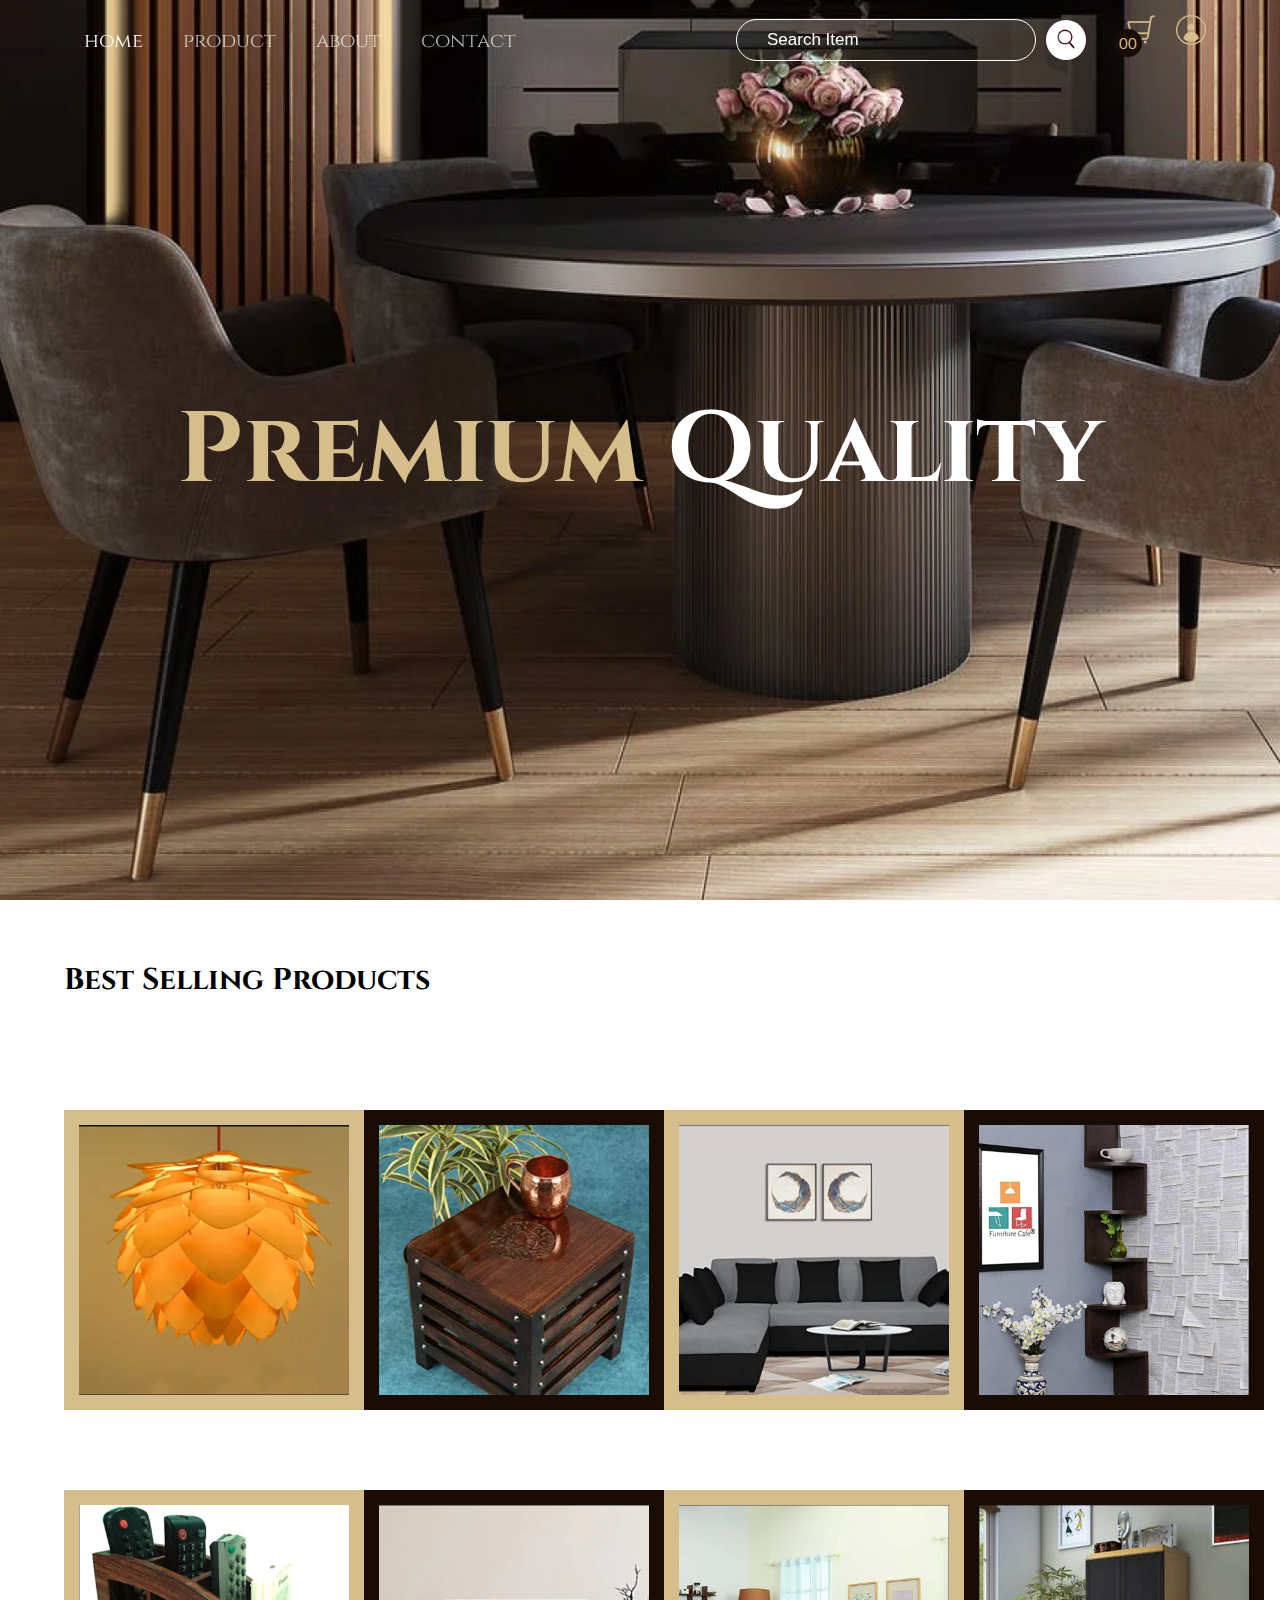
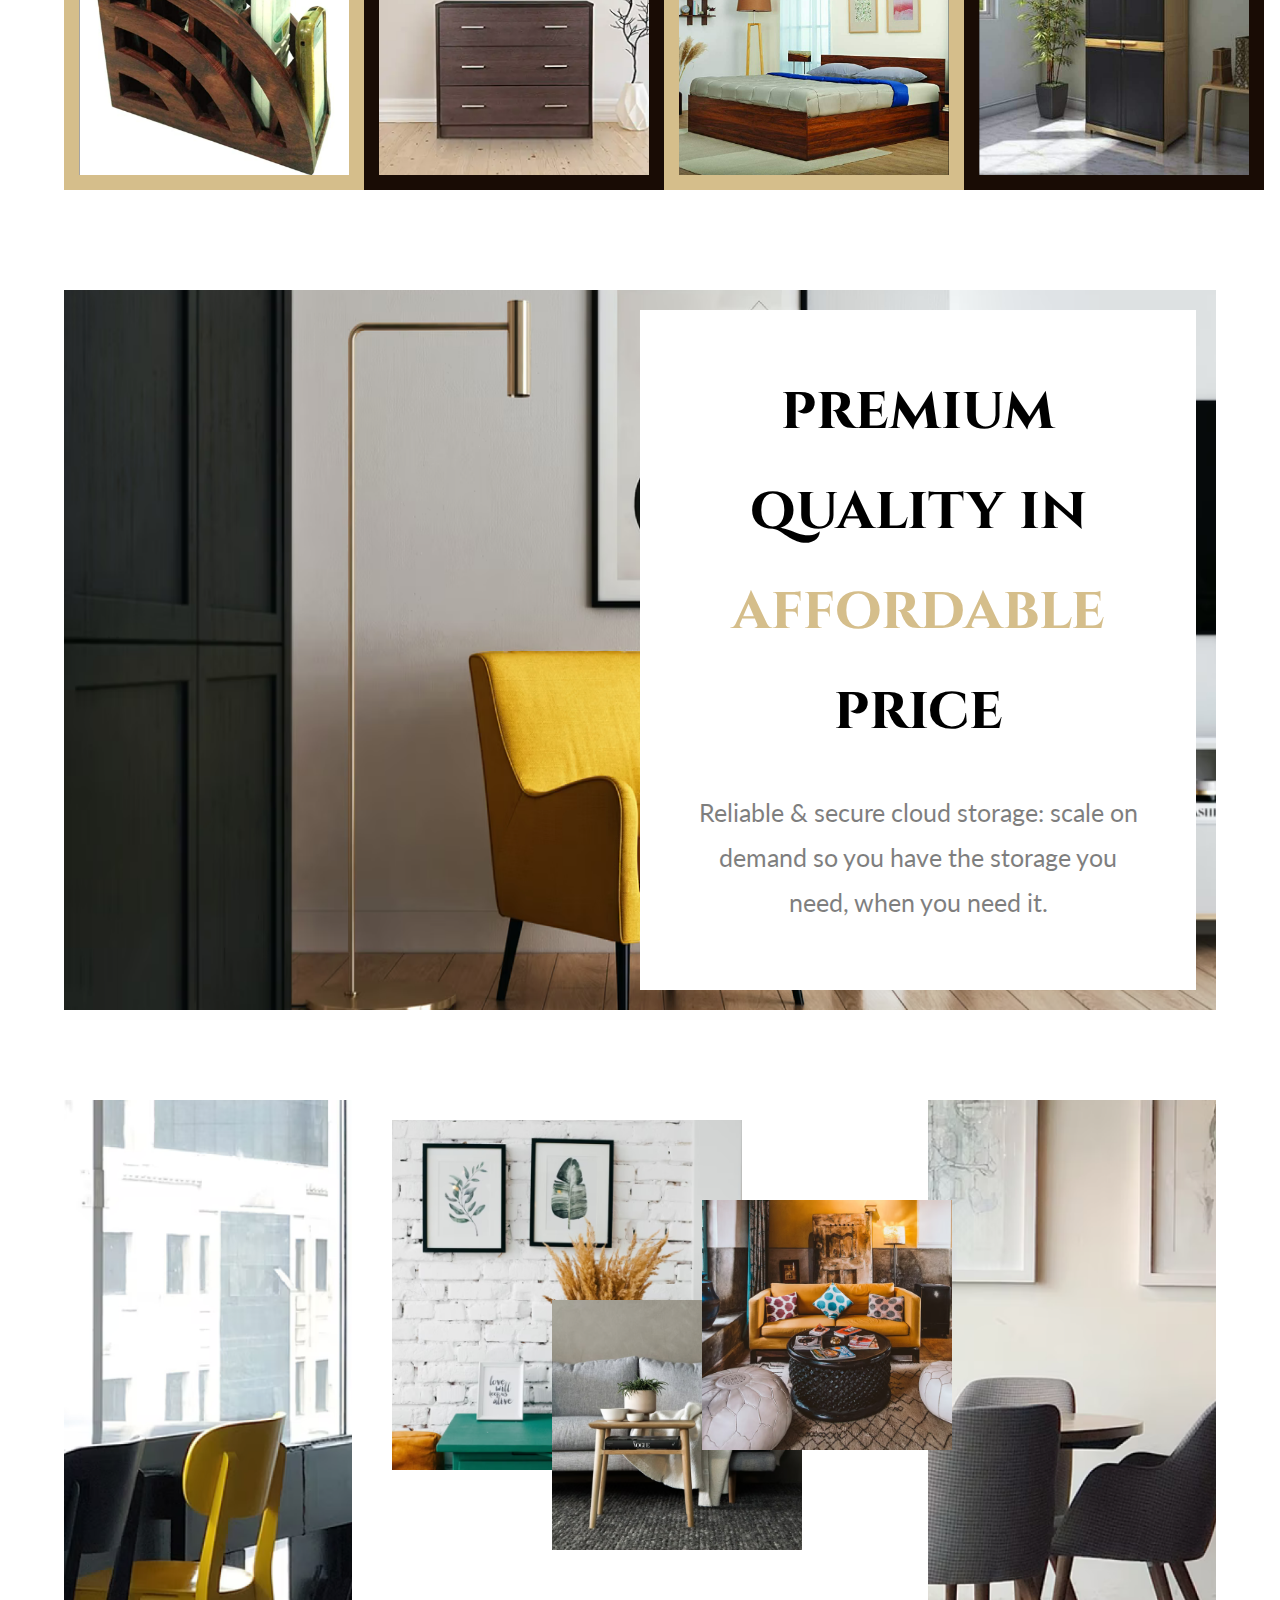
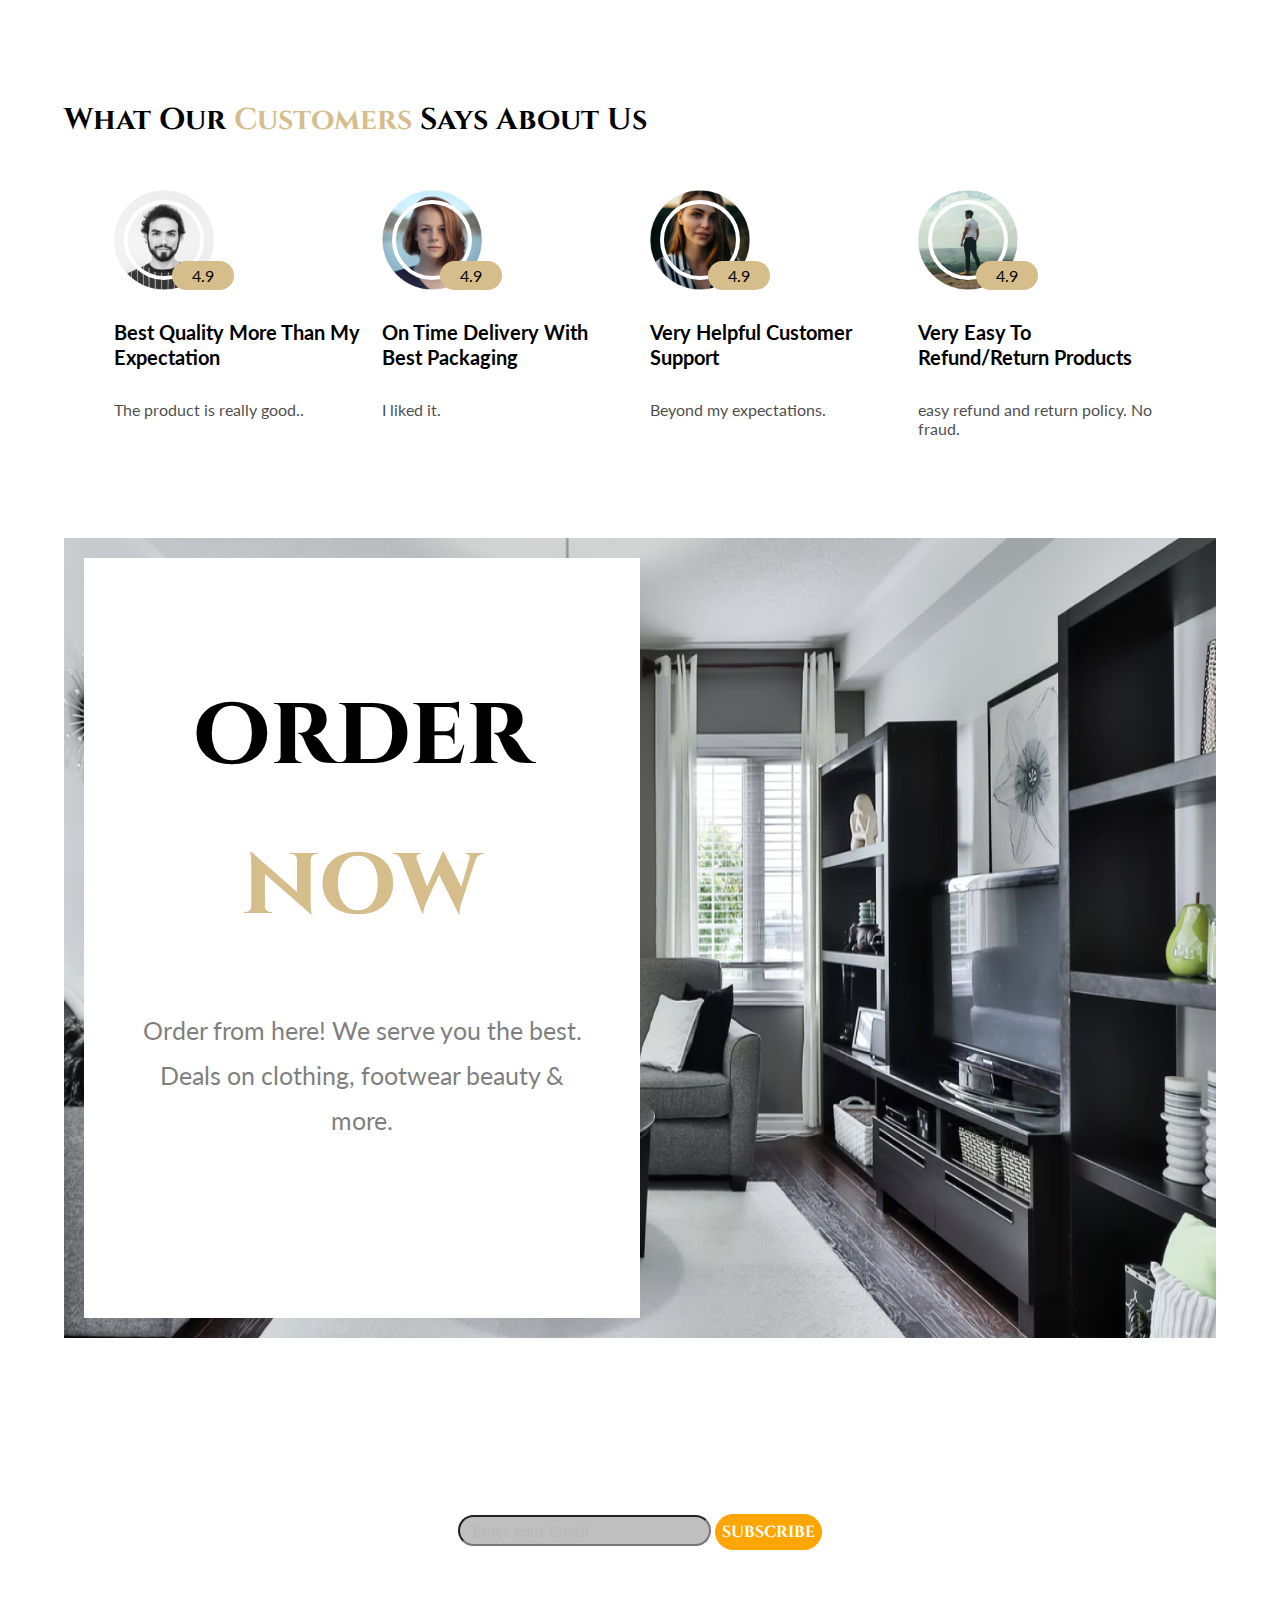
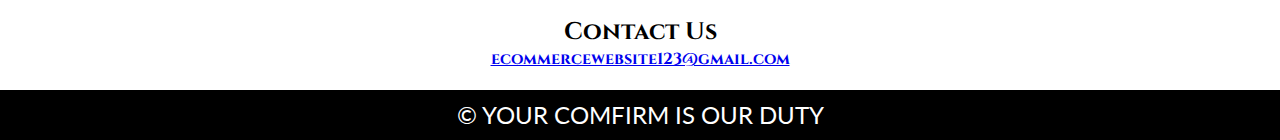
<file: public/index.html>
<!DOCTYPE html>
<html lang="en">
<head>
    <meta charset="UTF-8">
    <meta http-equiv="X-UA-Compatible" content="IE=edge">
    <meta name="viewport" content="width=device-width, initial-scale=1.0">
    <title>Online Store - Home Page</title>

    <link rel="preconnect" href="https://fonts.googleapis.com">
    <link rel="preconnect" href="https://fonts.gstatic.com" crossorigin>
    <link href="https://fonts.googleapis.com/css2?family=Cinzel&family=Lato&display=swap" rel="stylesheet">
    <link rel="stylesheet" href="css/style.css">

</head>
<body>

    <!-- navbar -->
    <nav class="navbar">
<!--      <ul class="links-container">
            <li class="link-item"><a href="#" class="link active">home</a></li>
            <li class="link-item"><a href="#" class="link active">product</a></li>
            <li class="link-item"><a href="#" class="link active">about</a></li>
            <li class="link-item"><a href="#" class="link active">contact</a></li>
        </ul>
-->  
    </nav>

    <!-- header -->
    <header class="header-section">
        <h1 class="header-heading"><span>premium</span> quality</h1>
    </header>

    <!-- best selling products -->
    <section class="best-selling-product-section">
        <h1 class="section-title">best selling products</h1>
        <div class="product-container">
            <div class="product-card">
                <a href="https://www.amazon.in/MAMMOTH-Atmosphere-Ceiling-Hanging-Chandeliers/dp/B099Z1VKQY/ref=sr_1_19?keywords=jhumar+for+hall&qid=1652786566&s=kitchen&sprefix=jhumar%2Ckitchen%2C398&sr=1-19">
                    <img src="img/lamp.png" class="product-img" alt=""></a>
                <p class="product-name">lights →</p>
            </div>
            <div class="product-card">
                <a href="https://www.amazon.in/Amaze-Shoppee-Wooden-Beautiful-Handmade/dp/B07MK91RXC/ref=sr_1_1_sspa?keywords=stool%2Bfor%2Bliving%2Broom&qid=1652787203&s=kitchen&sprefix=stool%2Ckitchen%2C470&sr=1-1-spons&spLa=[base64]&th=1">
                    <img src="img/product-img.png" class="product-img" alt=""></a>
                <p class="product-name">table →</p>
            </div>
            <div class="product-card">
                <a href="https://www.amazon.in/Adorn-India-Decent-Seater-Handle/dp/B084MGCHSB/ref=sxin_14?asc_contentid=amzn1.osa.463543f3-6b58-454d-a5fb-8710d5c51854.A21TJRUUN4KGV.en_IN&asc_contenttype=article&ascsubtag=amzn1.osa.463543f3-6b58-454d-a5fb-8710d5c51854.A21TJRUUN4KGV.en_IN&creativeASIN=B084MGCHSB&crid=27EVN6J2FGHC5&cv_ct_cx=sofa&cv_ct_id=amzn1.osa.463543f3-6b58-454d-a5fb-8710d5c51854.A21TJRUUN4KGV.en_IN&cv_ct_pg=search&cv_ct_we=asin&cv_ct_wn=osp-single-source-earns-comm&keywords=sofa&linkCode=oas&pd_rd_i=B084MGCHSB&pd_rd_r=f3a9ce17-6599-4559-b756-c394a797c457&pd_rd_w=JSv0F&pd_rd_wg=RIL26&pf_rd_p=f50b8836-bf86-46c0-a999-ee1dda2b7d1f&pf_rd_r=DESZZGR3KJH8Y81RGRW2&qid=1652824193&sprefix=sofa%2Caps%2C493&sr=1-1-61f4c597-7a45-4a97-bd75-c52903f8ee93&tag=insiderreviews-21">            
                   <img src="img/product-3.png" class="product-img" alt=""></a>
                <p class="product-name">sofa →</p>
            </div>
            <div class="product-card">
                <a href="https://www.amazon.in/Furniture-Cafe-Zigzag-Shelves-Decoration/dp/B07FD6KDK9/ref=sr_1_5?keywords=furnitures+for+home+living+room&qid=1652823334&sprefix=furniture%2Caps%2C459&sr=8-5">            
                   <img src="img/product-4.png" class="product-img" alt=""></a>
                <p class="product-name">shelve →</p>
            </div>
            <div class="product-card">
                <a href="https://www.amazon.in/HomeDecor-Handcraft-Wooden-Remote-Stand/dp/B08S3PZR75/ref=sr_1_14?crid=1KHIJUD2H96BI&keywords=furnitures+for+home&qid=1652824812&sprefix=furniture%2Caps%2C392&sr=8-14">
                <img src="img/product-5.png" class="product-img" alt=""></a>
                <p class="product-name">remote stand →</p>
            </div>
            <div class="product-card">
                <a href="https://www.amazon.in/HomeTown-Engineered-Drawer-Chocolate-Colour/dp/B08379BS63/ref=sr_1_10?keywords=storage%2Bfurniture&qid=1652825071&sprefix=storage%2Bfor%2Bfurniture%2Caps%2C709&sr=8-10&th=1">
                <img src="img/product-6.png" class="product-img" alt=""></a>
                <p class="product-name">storage →</p>
            </div>
            <div class="product-card">
                <a href="https://www.amazon.in/Wakefit-Engineered-Platform-Storage-Finish_Brown/dp/B08Q8DJRP1/ref=sr_1_5?crid=3F5H1RKFKFNNU&keywords=bed&qid=1652825164&smid=A1LJE4YE17OE1D&sprefix=bed%2Caps%2C445&sr=8-5">
                <img src="img/product-7.png" class="product-img" alt=""></a>
                <p class="product-name">bed →</p>
            </div>
            <div class="product-card">
                <a href="https://www.amazon.in/Nilkamal-Freedom-Medium-Cabinet-Weather/dp/B01BY6ZOQI/ref=sr_1_10?crid=21XN0LGQA9FA8&keywords=almirah&qid=1652825286&sprefix=almirah%2Caps%2C397&sr=8-10&th=1">
                <img src="img/product-8.png" class="product-img" alt=""></a>
                <p class="product-name">almirah →</p>
            </div>
        </div>
    </section>

    <!-- mid section -->
    <section id="about" class="mid-section">
        <div class="section-item-container">
            <img src="img/bg-2.png" class="section-bg" alt="">
            <div class="section-info">
                <h1 class="title">premium quality in <span>affordable</span> price</h1>
                <p class="info">Reliable & secure cloud storage: scale on demand so you have the storage you need, when you need it.</p>
            </div>
        </div>
    </section>

    <!-- image collage section -->

    <section class="image-mid-section">
        <div class="image-collage">
            <div class="image-collection">
                <img src="img/poster-1.png" class="collage-img" alt="">
                <img src="img/poster-2.png" class="collage-img" alt="">
                <img src="img/poster-3.png" class="collage-img" alt="">
            </div>
        </div>
    </section>
    
    <!-- review section -->

    <section class="review-section">
        <h1 class="section-title">what our <span>customers</span> says about us</h1>
        <div class="review-container">
            <div class="review-card">
                <div class="user-dp" data-rating="4.9"><img src="img/user 1.png" alt=""></div>
                <h2 class="review-title">best quality more than my expectation</h2>
                <p class="review">The product is really good..</p>
            </div>
            <div class="review-card">
                <div class="user-dp" data-rating="4.9"><img src="img/user 2.png" alt=""></div>
                <h2 class="review-title">on time delivery with best packaging</h2>
                <p class="review">I liked it.</p>
            </div>
            <div class="review-card">
                <div class="user-dp" data-rating="4.9"><img src="img/user 3.png" alt=""></div>
                <h2 class="review-title">very helpful customer support</h2>
                <p class="review">Beyond my expectations.</p>
            </div>
            <div class="review-card">
                <div class="user-dp" data-rating="4.9"><img src="img/user 4.png" alt=""></div>
                <h2 class="review-title">very easy to refund/return products</h2>
                <p class="review">easy refund and return policy. No fraud.</p>
            </div>
        </div>
    </section>

    <!-- end section -->

    <section class="end-section">
        <div class="section-item-container">
            <img src="img/bg-3.png" class="section-bg" alt="">
            <div class="section-info">
                <h1 class="title">order <span>now</span></h1>
                <p class="info">Order from here! We serve you the best. Deals on clothing, footwear beauty & more.</p>
            </div>
        </div>
    </section>

    <!---=============Subscription Section===========-->

    <section id="subscribe">
    <div class="container">
        <div >
            <div class=" mx-auto-text-center mb-10"><br><br><br>
                <h4>Subscribe For More Offers </h4><br>
                <form>
                    <input type="email" class="from-control w-35" placeholder="Enter your Email">
                        <a href="#" id="button" class="hero-button1 pulsate">Subscribe</a>
                </form><br><br><br>
                <script>
                    var x = document.getElementById("button");
                    x.addEventListener("click",button1);
                    function button1()
                    {    
                        alert("Thank You for Subscribing!");
                        window.location.reload();
                    }
                </script>
            </div>
        </div>
    </div>
</section>


    <!-- Contact page-->

    <section id="contact">
        <h2 class="title-text">Contact Us</h2>
        <a href="#"><h4>ecommercewebsite123@gmail.com</h4></a>
    </section>

    <!--footer-->

    <footer class="footer">
        <div class="section-center">
            <p class="text">
                &copy; <span>Your Comfirm is our duty</span> 
            </p>
        </div>
    </footer>

    <script src="js/nav.js"></script>
    <script src="js/home.js"></script>

</body>
</html>
</file>
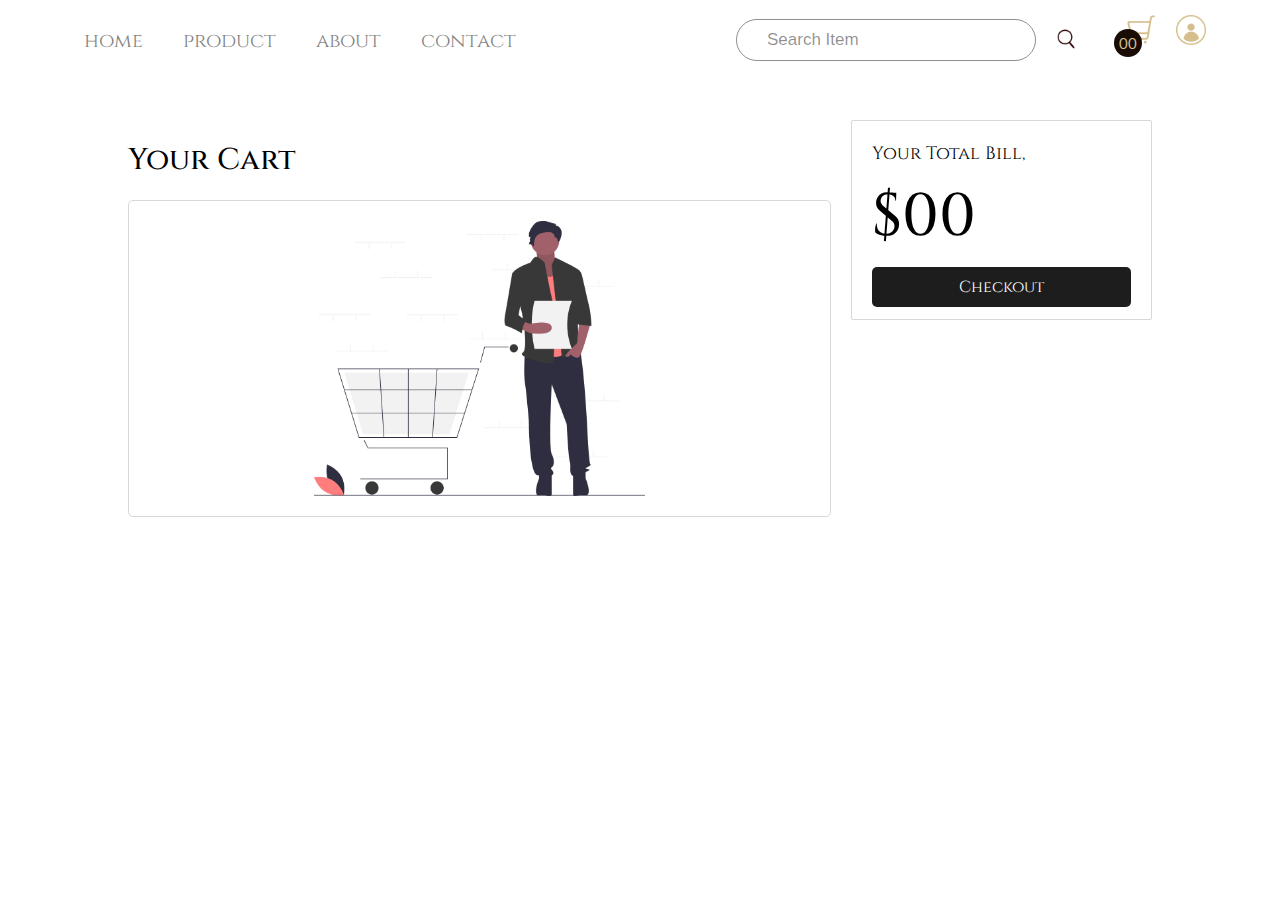
<file: public/cart.html>
<!DOCTYPE html>
<html lang="en">
<head>
    <meta charset="UTF-8">
    <meta http-equiv="X-UA-Compatible" content="IE=edge">
    <meta name="viewport" content="width=device-width, initial-scale=1.0">
    <title>Online Store : Cart</title>

    <link rel="preconnect" href="https://fonts.googleapis.com">
    <link rel="preconnect" href="https://fonts.gstatic.com" crossorigin>
    <link href="https://fonts.googleapis.com/css2?family=Cinzel&family=Lato&display=swap" rel="stylesheet">
    <link rel="stylesheet" href="css/style.css">
    <link rel="stylesheet" href="css/cart.css">

</head>
<body>

    <nav class="navbar dark"></nav>

    <div class="cart-section">
        <div class="product-list">
            <p class="section-heading">your cart</p>
            <div class="cart-container">
                <!-- <img src="img/empty-cart.png" class="empty-img" alt=""> -->
                <!-- <div class="sm-product">
                    <img src="img/product-1.png" class="sm-product-img" alt="">
                    <div class="sm-text">
                        <p class="sm-product-name">Product</p>
                        <p class="sm-des">short des</p>
                    </div>
                    <div class="item-counter">
                        <button class="counter-btn decrement">-</button>
                        <p class="item-count">1</p>
                        <button class="counter-btn increment">+</button>
                    </div>
                    <p class="sm-price">$299</p>
                    <button class="sm-delete-btn"><img src="img/close.png" alt=""></button>
                </div> -->
            </div>
        </div>

        <div class="checkout-section">
            <div class="checkout-box">
                <p class="text">your total bill,</p>
                <h1 class="bill">$00</h1>
                <a href="checkout.html" class="checkout-btn">checkout</a>
            </div>
        </div>
    </div>

    <script src="js/nav.js"></script>
    <script src="js/home.js"></script>
    <script src="js/cart.js"></script>
    
</body>
</html>
</file>
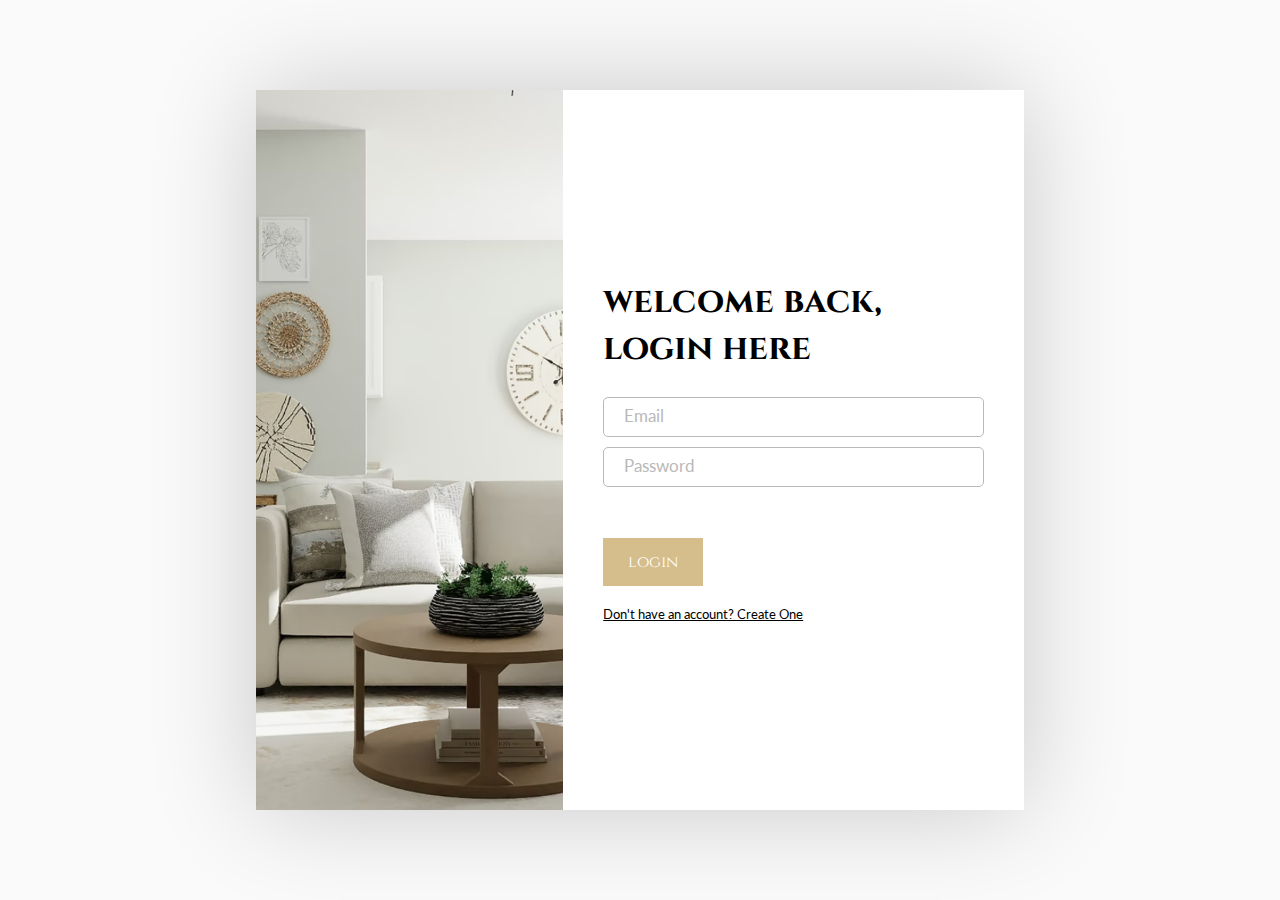
<file: public/checkout.html>
<!DOCTYPE html>
<html lang="en">
<head>
    <meta charset="UTF-8">
    <meta http-equiv="X-UA-Compatible" content="IE=edge">
    <meta name="viewport" content="width=device-width, initial-scale=1.0">
    <title>Online Store: Checkout</title>

    <!-- link CSS -->
    <link rel="preconnect" href="https://fonts.googleapis.com">
    <link rel="preconnect" href="https://fonts.gstatic.com" crossorigin>
    <link href="https://fonts.googleapis.com/css2?family=Cinzel&family=Lato&display=swap" rel="stylesheet">
    
    <link rel="stylesheet" href="css/form.css">
    <link rel="stylesheet" href="css/add-product.css">
    <link rel="stylesheet" href="css/style.css">
    <link rel="stylesheet" href="css/cart.css">
    <link rel="stylesheet" href="css/checkout.css">

</head>
<body>

    <nav class="navbar dark"></nav>

    <div class="error">
        <p>some error occured</p>
    </div>

    <div class="form">
        <h1 class="heading">checkout</h1>
        <p class="text">delievery address</p>

        <input type="text" id="address" placeholder="address">
        <input type="text" id="street" placeholder="street">
        <div class="three-input-container">
            <input type="text" id="city" placeholder="city">
            <input type="text" id="state" placeholder="state">
            <input type="text" id="pincode" placeholder="pincode">
        </div>
        <input type="text" id="landmark" placeholder="landmark">
    </div>

    <div class="cart-section">
        <div class="product-list">
            <p class="section-heading">your cart</p>
            <div class="cart-container">
               
            </div>
        </div>

        <div class="checkout-section">
            <div class="checkout-box">
                <p class="text">your total bill,</p>
                <h1 class="bill">$00</h1>
                <button class="place-order-btn">place order</button>
            </div>
        </div>
    </div>
    

    <script src="js/nav.js"></script>
    <script src="js/home.js"></script>
    <script src="js/common.js"></script>
    <script src="js/checkout.js"></script>
    <script src="js/cart.js"></script>
    
</body>
</html>
</file>
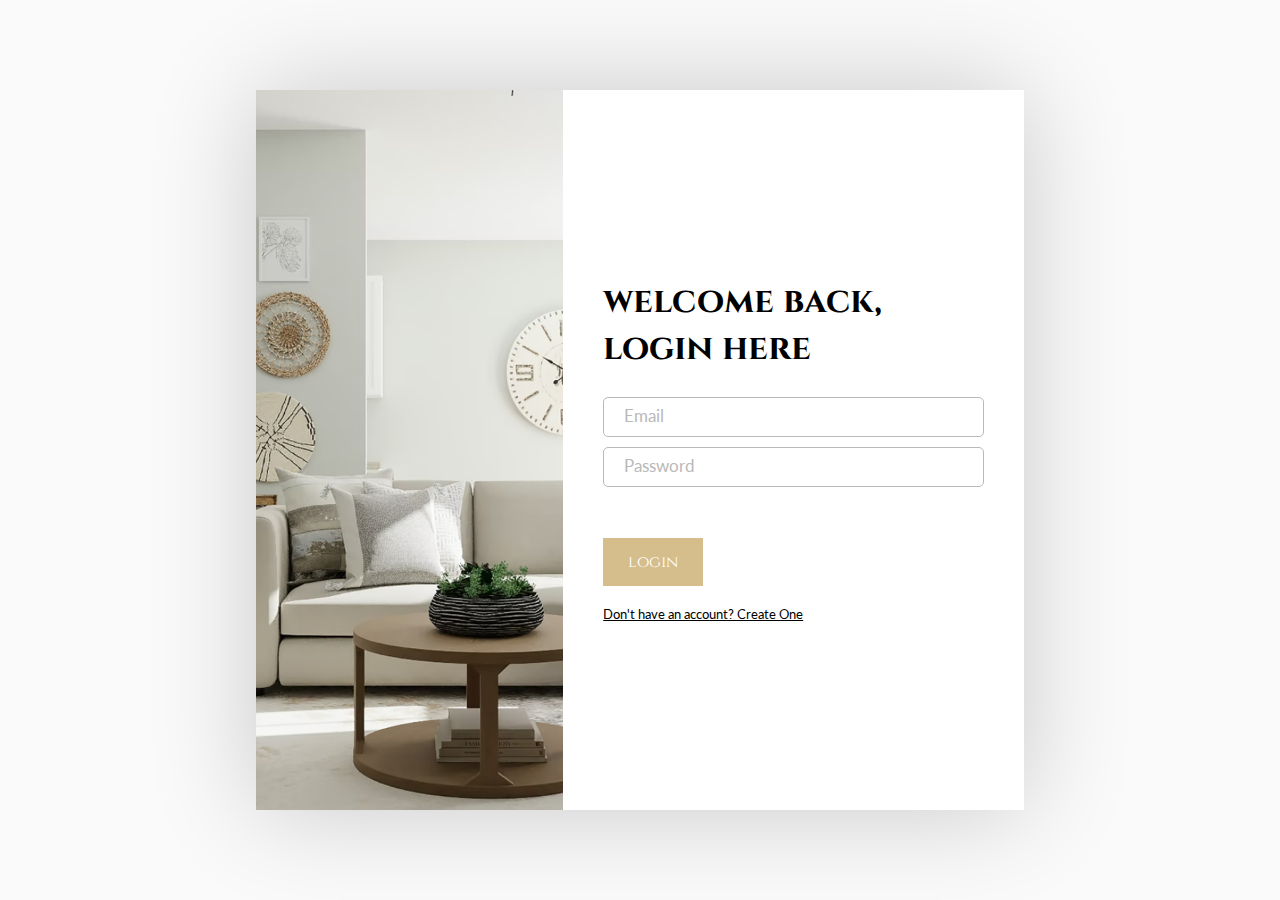
<file: public/login.html>
<!DOCTYPE html>
<html lang="en">
<head>
    <meta charset="UTF-8">
    <meta http-equiv="X-UA-Compatible" content="IE=edge">
    <meta name="viewport" content="width=device-width, initial-scale=1.0">
    <title>Online Store : Signup Here</title>

    <link rel="preconnect" href="https://fonts.googleapis.com">
    <link rel="preconnect" href="https://fonts.gstatic.com" crossorigin>
    <link href="https://fonts.googleapis.com/css2?family=Cinzel&family=Lato&display=swap" rel="stylesheet">
    <link rel="stylesheet" href="css/style.css">
    <link rel="stylesheet" href="css/form.css">

</head>
<body>

    <img src="img/loading.gif" class="loader" alt="">

    <section class="form-section">
        <div class="form-container">
            <img src="img/login-bg.png" class="form-img" alt="">
            <div class="form">
                <h1 class="form-heading">welcome back, login here</h1>
                <input type="email" autocomplete="off" id="email" placeholder="email">
                <input type="password" autocomplete="off" id="password" placeholder="password">
                <span class="error">**this is an error</span>

                <button class="submit-btn">login</button>
                <a href="signup.html" class="other-form-link">Don't have an account? Create One</a>
            </div>
        </div>
    </section>
    
    <script src="js/common.js"></script>
    <script src="js/form.js"></script>

</body>
</html>
</file>
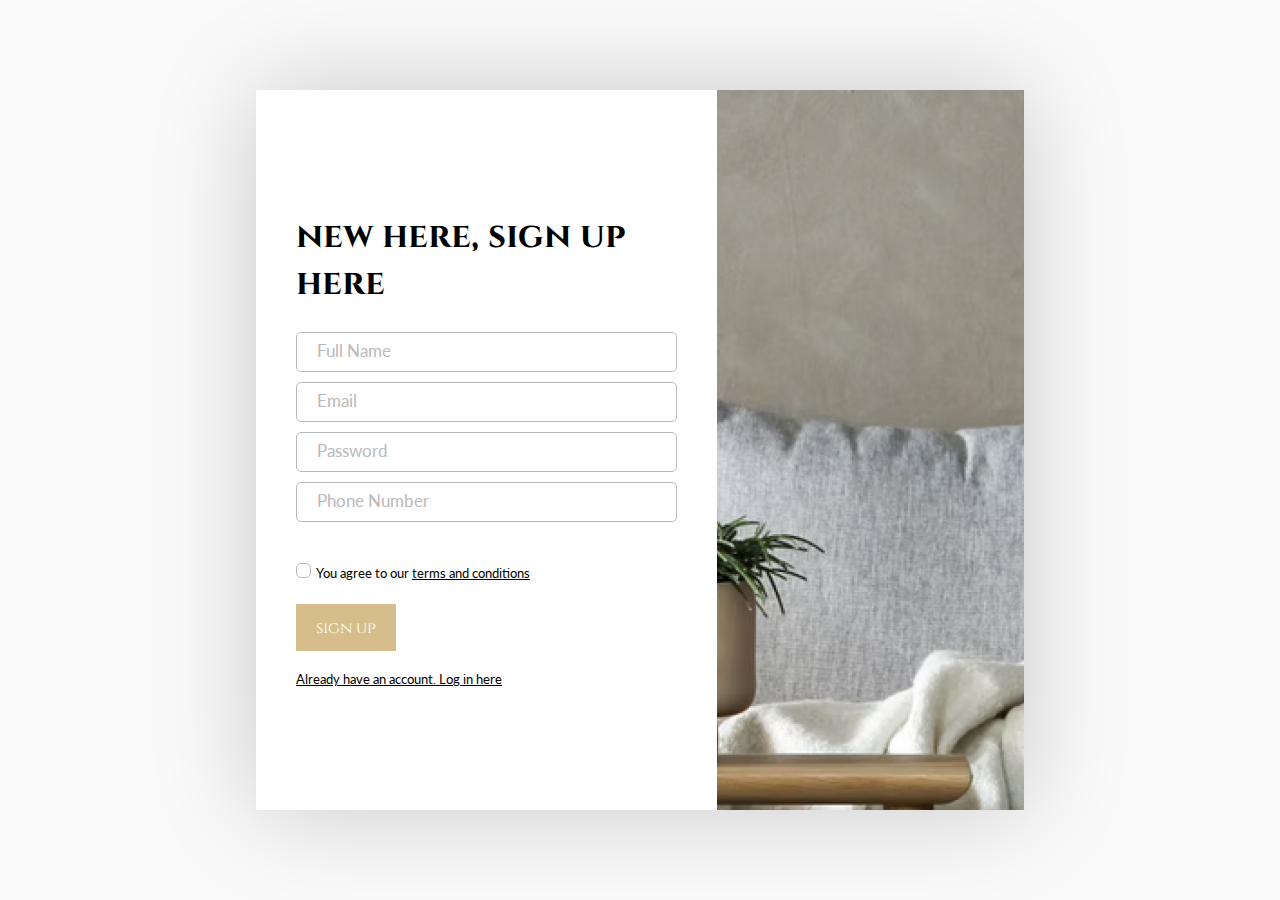
<file: public/signup.html>
<!DOCTYPE html>
<html lang="en">
<head>
    <meta charset="UTF-8">
    <meta http-equiv="X-UA-Compatible" content="IE=edge">
    <meta name="viewport" content="width=device-width, initial-scale=1.0">
    <title>Online Store : Signup Here</title>

    <link rel="preconnect" href="https://fonts.googleapis.com">
    <link rel="preconnect" href="https://fonts.gstatic.com" crossorigin>
    <link href="https://fonts.googleapis.com/css2?family=Cinzel&family=Lato&display=swap" rel="stylesheet">
    <link rel="stylesheet" href="css/style.css">
    <link rel="stylesheet" href="css/form.css">

</head>
<body>

    <img src="img/loading.gif" class="loader" alt="">

    <section class="form-section">
        <div class="form-container">
            <div class="form">
                <form action="signup.php" method="post">
                    <h1 class="form-heading">new here, sign up here</h1>
                    <div id="signupform">
                        <input type="text" autocomplete="off" id="name" placeholder="full name" name="name">
                        <input type="email" autocomplete="off" id="email" placeholder="email" name="email">
                        <input type="password" autocomplete="off" id="password" placeholder="password" name="password">
                        <input type="number" autocomplete="off" id="number" placeholder="phone number" name="number">
                    </div>
                    <span class="error">**this is an error</span>
                    <div>
                        <input type="checkbox" id="tc"><label for="tc" class="tc-text">You agree to our <a href="#">terms and conditions</a></label>
                    </div>
                    <button class="submit-btn">sign up</button>
                </form>
                <a href="login.html" class="other-form-link">Already have an account. Log in here</a>
            </div>
            <img src="img/signup-bg.png" class="form-img" alt="">
        </div>
    </section>
    
    <script src="js/common.js"></script>
    <script src="js/form.js"></script>

</body>
</html>
</file>
<file: public/css/style.css>
*{
    margin: 0;
    padding: 0;
    box-sizing: border-box;
}

body{
    font-family: 'cinzel', serif;
}

.navbar{
    width: 100%;
    height: 80px;
    position: fixed;
    top: 0;
    left: 0;
    display: flex;
    padding-left: 5vw;
    z-index: 9;
    transition: .5s;
}

.navbar.bg, .navbar.dark{
    background: #fff;
}

.links-container{
    display: flex;
    align-items: center;
    list-style: none;
}

.link-item{
    margin: 10px;
}

.link{
    font-size: 20px;
    color: #fff;
    text-decoration: none;
    padding: 10px;
    opacity: 0.7;
    transition: .5s;
}

.navbar.bg .link, .navbar.dark .link{
    color: #000;
    opacity: 0.5;
}

.link.active, .link:hover, .navbar.bg .link:hover, .navbar.bg .link.active{
    opacity: 1;
}

.user-interactions{
    display: flex;
    position: absolute;
    right: 5vw;
    top: 50%;
    transform: translateY(-50%);
}

.search-box{
    position: relative;
    width: 350px;
    height: 70px;
    overflow: hidden;
    display: flex;
    align-items: center;
    gap: 10px;
    margin-right: 30px;
}

.search{
    width: 100%;
    height: 40px;
    border-radius: 30px;
    background: none;
    border: 1px solid #fff;
    color: #fff;
    padding: 20px;
    text-transform: capitalize;
    outline: none;
}
.search::placeholder{
    color: #fff;
}

.navbar.bg .search, .navbar.bg .search::placeholder, .navbar.dark .search, .navbar.dark .search::placeholder{
    color: #00000070;
    border-color: #00000070;
}

.search-btn{
    min-width: 40px;
    height: 40px;
    position: relative;
    border: none;
    background: #fff;
    border-radius: 50%;
}

.search-btn img{
    width: 60%;
    height: 60%;
    object-fit: cover;
}

.cart, .user{
    width: 30px;
    height: 30px;
    position: relative;
    margin: 10px;
    cursor: pointer;
}

.cart-icon, .user-icon{
    width: 100%;
    height: 100%;
    object-fit: cover;
}

.cart-item-count{
    font-family: 'lato', sans-serif;
    color: #d5be8b;
    padding: 5px;
    font-size: 15px;
    border-radius: 50%;
    background: #190c05;
    position: absolute;
    bottom: -12px;
    left: -12px;
}

.header-section{
    width: 100%;
    height: 100vh;
    background: url(../img/header.png);
    background-size: cover;
    display: flex;
    justify-content: center;
    align-items: center;
}

.header-heading{
    font-size: 100px;
    text-transform: capitalize;
    color: #fff;
}

.header-heading span{
    color: #d5be8b;
}

/* best selling product */

.best-selling-product-section{
    position: relative;
    padding: 60px 5vw;
}

.section-title{
    text-transform: capitalize;
    font-size: 30px;
    margin-bottom: 30px;
}

.product-container{
    display: grid;
    justify-content: space-between;
    grid-template-columns: repeat(4, 1fr);
}

.product-card{
    border: 15px solid #d5be8b;
    width: 300px;
    height: 300px;
    overflow: hidden;
    position: relative;
    background: #d5be8b; margin-top: 5rem;
}

.product-card:nth-child(even){
    border-color: #190c05;
    background: #190c05;
}

.product-img{
    width: 100%;
    height: 100%;
    object-fit: cover;
    transition: .5s;
}

.product-name{
    position: absolute;
    color: #fff;
    text-transform: capitalize;
    font-family: 'lato', sans-serif;
    font-size: 25px;
    bottom: 20px;
    left: 50%;
    transform: translateX(-50%);
    opacity: 0;
    transition: .5s;
}

.product-card:hover .product-name{
    opacity: 1;
}

.product-card:hover .product-img{
    opacity: 0.5;
}

/* mid section */

.mid-section{
    width: 100%;
    height: 800px;
    padding: 40px 5vw;
}

.section-item-container{
    width: 100%;
    height: 100%;
    position: relative;
    padding: 20px;
}

.section-bg{
    width: 100%;
    height: 100%;
    position: absolute;
    z-index: -1;
    top: 0;
    left: 0;
}

.section-info{
    width: 50%;
    height: 100%;
    background: #fff;
    display: block;
    margin-left: auto;
    padding: 50px;
    text-align: center;
}

.title{
    font-size: 60px;
    line-height: 100px;
}

.title span{
    color: #d5be8b;
}

.info{
    font-family: 'lato', sans-serif;
    font-size: 25px;
    line-height: 45px;
    margin-top: 30px;
    opacity: 0.5;
}

/* image collage */

.image-mid-section{
    width: 100%;
    height: 600px;
    padding: 50px 5vw;
}

.image-collage{
    width: 100%;
    height: 100%;
    background: url(../img/bg-1.png);
    background-size: cover;
}

.image-collection{
    position: relative;
    display: block;
    width: 50%;
    height: 100%;
    background: #fff;
    margin: auto;
}

.collage-img{
    position: absolute;
    object-fit: cover;
    transition: .5s;
}

.collage-img:nth-child(1){
    width: 350px;
    height: 350px;
    top: 20px;
    left: 40px;
}

.collage-img:nth-child(2){
    width: 250px;
    height: 250px;
    top: 200px;
    left: 200px;
}

.collage-img:nth-child(3){
    width: 250px;
    height: 250px;
    top: 100px;
    left: 350px;
}

.collage-img:hover{
    transform: translateY(-10px);
}

/* review section */

.review-section{
    padding: 50px 5vw;
}

.section-title span{
    color: #d5be8b;
}

.review-container{
    margin: 50px;
    margin-bottom: 0;
    display: flex;
    justify-content: flex-start;
    gap: 20px;
}

.review-card{
    width: 250px;
    height: auto;
    font-family: 'lato', sans-serif;
}

.user-dp{
    width: 100px;
    height: 100px;
    border-radius: 50%;
    position: relative;
}

.user-dp img{
    width: 100%;
    height: 100%;
    object-fit: cover;
}

.user-dp::before{
    content: '';
    position: absolute;
    top: 10px;
    left: 10px;
    right: 10px;
    bottom: 10px;
    border: 4px solid #fff;
    border-radius: 50%;
}

.user-dp::after{
    content: attr(data-rating);
    position: absolute;
    bottom: 0;
    right: -20px;
    padding: 5px 20px;
    border-radius: 20px;
    background: #d5be8b;
}

.review-title{
    font-size: 20px;
    line-height: 25px;
    margin: 30px 0;
    text-transform: capitalize;
}

.review{
    opacity: 0.7;
}

.end-section{
    padding: 50px 5vw;
}

.end-section .section-item-container{
    height: 800px;
}

.end-section .section-info{
    margin: 0;
}

.end-section .title{
    font-size: 100px;
    line-height: 150px;
    margin: 50px;
}

footer{
    font-family: 'lato', sans-serif;
    color: #d5be8b;
    background: #190c05;
    width: 100%;
    height: 50px;
    line-height: 50px;
    text-align: center;
    text-transform: capitalize;
    font-size: 20px;
}

.user-icon-popup{
    position: absolute;
    top: 200%;
    padding: 20px;
    background: #fff;
    font-family: 'lato', sans-serif;
    width: 180px;
    right: 0;
    border-radius: 5px;
    text-align: center;
    border: 1px solid #190c05;
    display: none;
}

.user-icon-popup.active{
    display: block;
}

.user-icon-popup p{
    font-size: 1.2rem;
    text-transform: capitalize;
    line-height: 2rem;
}

.user-icon-popup a{
    display: block;
    margin: 20px auto 0;
    text-decoration: none;
    color: #fff;
    background: #d5be8b;
    padding: 10px;
    width: 100px;
    text-transform: capitalize;
    border-radius: 5px;
}

        /*==========Subscription Section===========*/

        #subscribe
        {
            background: linear-gradient(rgba(0,0,0,0.5),rgba(0,0,0,0.5)),
            url(https://m.media-amazon.com/images/I/61Lpf2zRIsS._SX679_.jpg);
            background-attachment: fixed;
            background-position: center;
            background-repeat: no-repeat;
            clip-path: polygon(0 15%, 100% 0, 100% 85%, 0 100%);
            text-align: center;
        }
        #subscribe h4{
            text-align: center;
            font-size: 25px;
            font-weight: bold;
            text-transform: uppercase;
            color: white;
        }
        #subscribe .from-control{
            background: rgba(0, 0, 0, 0.25);
            font-family: 'Baloo Chettan 2', cursive;
            font-size: 20px;
            padding: 2px;
            border-radius: 60px;
            color: white;
        }
        #subscribe .form-btn{
            font-size: 20px;
            background: #e79702;
            border: 3px solid #fe9801;
        }
        .hero-button1{
            display: inline-block;
            text-decoration: none;
            text-transform: uppercase;
            padding: 6px;
            border-radius: 20px;
            font-weight: bold;
            background: orange;
            color:white;
            cursor: pointer;
            border: 1px solid orange;
            margin-top:5px;  
        }
        ::placeholder{
            color: hsl(0, 1%, 72%);
            padding-left: 10px;
            font-size: 17px;
        }
        
        /* =====contact=========== */
        #contact {
            text-align: center;
        }
        
        /*==========Footer========*/
        
        .footer{
            background:black;
            text-align: center;
        }
        .footer .text{
        text-transform: uppercase;
        color: white;
        font-size: 24px;
        margin-top: 20px;
        }
</file>
<file: public/css/cart.css>
.cart-section{
    margin-top: 100px;
    width: 100%;
    padding: 20px 10vw;
    display: flex;
    justify-content: space-between;
    gap: 20px;
}

.product-list{
    width: 70%;
}

.section-heading{
    font-size: 30px;
    font-weight: 500;
    margin: 20px 0;
    text-transform: capitalize;
}

.cart-container{
    width: 100%;
    padding: 20px;
    border-radius: 5px;
    border: 1px solid #d8d8d8;
    margin-bottom: 60px;
    font-family: 'lato', sans-serif;
}

.empty-img{
    width: 50%;
    display: block;
    margin: auto;
}

.sm-product{
    width: 100%;
    height: 100px;
    display: flex;
    justify-content: space-between;
    align-items: center;
    overflow: hidden;
    position: relative;
    margin-bottom: 20px;
}

.cart-container .sm-product:last-child{
    margin-bottom: 0;
}

.sm-product-img{
    height: 100px;
    width: 100px;
    object-fit: cover;
    border-radius: 5px;
}

.sm-text{
    width: 50%;
}

.sm-product-name{
    font-size: 25px;
    font-weight: 700;
    text-transform: capitalize;
    margin-bottom: 10px;
}

.sm-des{
    font-size: 18px;
    opacity: 0.5;
    line-height: 25px;
    text-transform: capitalize;
    margin-top: 10px;
}

.item-counter{
    width: 90px;
    height: 30px;
    display: flex;
    margin-right: 20px;
}

.counter-btn, .item-count{
    width: 30px;
    height: 30px;
}

.counter-btn{
    background-color: #f3f3f3;
    border: 1px solid rgb(216, 216, 216);
    border-radius: 1px;
    cursor: pointer;
}

.item-count{
    text-align: center;
    line-height: 30px;
    background: #f5f5f5;
}

.sm-price{
    font-size: 50px;
    font-weight: 500;
    color: #383838;
}

.sm-delete-btn{
    position: absolute;
    top: 5px;
    left: 5px;
    width: 30px;
    height: 30px;
    border-radius: 50%;
    display: flex;
    justify-content: center;
    align-items: center;
    background: #fff;
    border: 1px solid rgb(216, 216, 216);
    z-index: 2;
    cursor: pointer;
}

.sm-delete-btn img{
    height: 15px;
}

.checkout-section{
    width: 30%;
}

.checkout-box{
    width: 100%;
    height: 200px;
    border-radius: 2px;
    border: 1px solid #d8d8d8;
    padding: 20px;
}

.text{
    text-transform: capitalize;
    font-size: 18px;
}

.checkout-btn, .place-order-btn{
    display: block;
    width: 100%;
    border: none;
    outline: none;
    cursor: pointer;
    height: 40px;
    border-radius: 5px;
    background: #1d1d1d;
    color: #fff;
    color: #fff;
    text-align: center;
    line-height: 40px;
    text-transform: capitalize;
    text-decoration: none;
}

.bill{
    font-size: 60px;
    font-weight: 500;
    margin: 10px 0;
}
</file>
<file: public/css/form.css>
.loader{
    position: fixed;
    top: 50%;
    left: 50%;
    transform: translate(-50%, -50%);
    width: 100px;
    z-index: 5;
    display: none;
}

.form-section{
    width: 100%;
    height: 100vh;
    position: relative;
    display: flex;
    justify-content: center;
    align-items: center;
    background: #fafafa;
}

.form-container{
    width: 60%;
    min-width: 300px;
    height: 80vh;
    background: #fff;
    overflow: hidden;
    z-index: 2;
    display: flex;
    box-shadow: 0 0 100px rgba(0, 0, 0, 0.2);
}

.form-img{
    width: 40%;
    height: 100%;
    object-fit: cover;
}

.form{
    width: 60%;
    padding: 20px 40px;
    display: flex;
    flex-direction: column;
    justify-content: center;
}

.form-heading{
    font-size: 35px;
    margin-bottom: 20px;
}

input, textarea{
    width: 100%;
    height: 40px;
    border: 1px solid #b9b9b9;
    margin: 5px 0;
    padding: 10px;
    line-height: 40px;
    font-family: 'lato', sans-serif;
    color: #000;
    outline: none;
    border-radius: 5px;
}

::placeholder{
    color: #b9b9b9;
    text-transform: capitalize;
}

input::-webkit-inner-spin-button{
    -webkit-appearance: none;
    margin: 0;
}

input:focus, textarea:focus{
    border: 2px solid #d5be8b;
}

input:focus::placeholder, textarea:focus::placeholder{
    color: #d5be8b;
}

.error{
    display: block;
    font-size: .8rem;
    color: rgb(255, 41, 41);
    margin: 5px 0;
    text-transform: capitalize;
    font-family: 'lato', sans-serif;
    user-select: none;
    opacity: 0;
}

.error.show{
    opacity: 1;
}

#tc{
    -webkit-appearance: none;
    width: 15px;
    height: 15px;
    padding: 0;
    border: 1px solid #b9b9b9;
    cursor: pointer;
    position: relative;
    margin-top: 10px;
    margin-bottom: 0;
}

#tc:checked{
    background: #d5be8b;
}

#tc::before{
    content: '';
    position: absolute;
    top: 0;
    left: 0;
    bottom: 0;
    right: 0;
    background: url(../img/check.png);
    background-size: contain;
    display: none;
}

#tc:checked::before{
    display: block;
}

.tc-text{
    margin-left: 5px;
    font-size: .8rem;
    font-family: 'lato', sans-serif;
}

.tc-text a{
    color: #000;
}

.submit-btn{
    display: block;
    margin: 20px 0;
    width: 100px;
    padding: .8rem 0;
    border-radius: 0;
    background: #d5be8b;
    color: #fff;
    font-family: 'cinzel';
    border: none;
    outline: none;
    cursor: pointer;
    font-size: 1rem;
}

.other-form-link{
    font-family: 'lato', sans-serif;
    color: #000;
    font-size: .8rem;
}
</file>
<file: public/css/add-product.css>
body{
    padding: 100px 0;
}

.loader{
    position: fixed;
    top: 50%;
    left: 50%;
    transform: translate(-50%, -50%);
    width: 100px;
    z-index: 5;
    display: none;
}

.title{
    text-align: center;
    font-size: 3rem;
    margin-bottom: -30px;
    font-weight: 100;
    line-height: 3rem;
    opacity: 0.5;
}

.error{
    position: fixed;
    top: 50%;
    left: 50%;
    transform: translate(-50%, -50%);
    width: 200px;
    min-height: 100px;
    background: #fff;
    border-radius: 10px;
    padding: 20px;
    font-family: 'lato', sans-serif;
    transition: .5s;
    font-size: 1rem;
    line-height: 1.2rem;
    z-index: 9;
    text-align: center;
    text-transform: capitalize;
    color: #ff3737;
    align-items: center;
    display: flex;
    justify-content: center;
    opacity: 0;
    pointer-events: none;
    border: 1px solid #cacaca;
}

.error.show{
    opacity: 1;
}

.product-image{
    background: #fff;
    width: 100%;
}

.image-upload-container{
    width: 60%;
    position: relative;
    height: 600px;
}

.upload-overlay{
    position: absolute;
    top: 0;
    left: 0;
    width: 100%;
    height: 100%;
    background: rgba(0, 0, 0,0.2);
    cursor: pointer;
    display: flex;
    justify-content: center;
    align-items: center;
    color: #fff;
    font-size: 2rem;
    font-family: 'lato', sans-serif;
    text-transform: capitalize;
    opacity: 0;
    transition: .5s;
}

.upload-overlay:hover{
    opacity: 1;
}

.product-detail{
    width: 60%;
    max-width: 60%;
}

.disable{
    pointer-events: none;
    filter: grayscale(1);
}

.cart-btn{
    background: #d5be8b;
}

*[contenteditable="true"]{
    outline: none;
    border: 2px solid #cacaca;
    padding: 10px;
}

*[contenteditable="true"]:focus{
    border-color: #e6c274;
}

.des{
    height: 500px;
    overflow: scroll;
    white-space: pre-wrap;
}

.tags-section{
    padding: 30px 5vw;
}

.text{
    font-family: 'lato', sans-serif;
    text-transform: capitalize;
    font-size: 1.1rem;
    line-height: 2rem;
    opacity: .5;
}

.tags{
    height: 300px;
    margin: 20px 0;
    font-family: lato, sans-serif;
}

.btn-wrapper{
    display: flex;
    justify-content: center;
}

.add-product-btn{
    text-transform: capitalize;
    border: none;
    outline: none;
    color: #fff;
    background: #d5be8b;
    cursor: pointer;
    margin-right: 20px;
}

.draft-btn{
    background: #cacaca;
}
</file>
<file: public/css/checkout.css>
body{
    padding-top: 80px;
}

.form{
    width: 100%;
    padding: 30px 10vw;
}

.form input{
    background-color: #f5f5f5;
    margin: 10px 0;
}

.three-input-container{
    display: flex;
    gap: 20px;
}

.cart-section{
    margin-top: 0;
}
</file>
